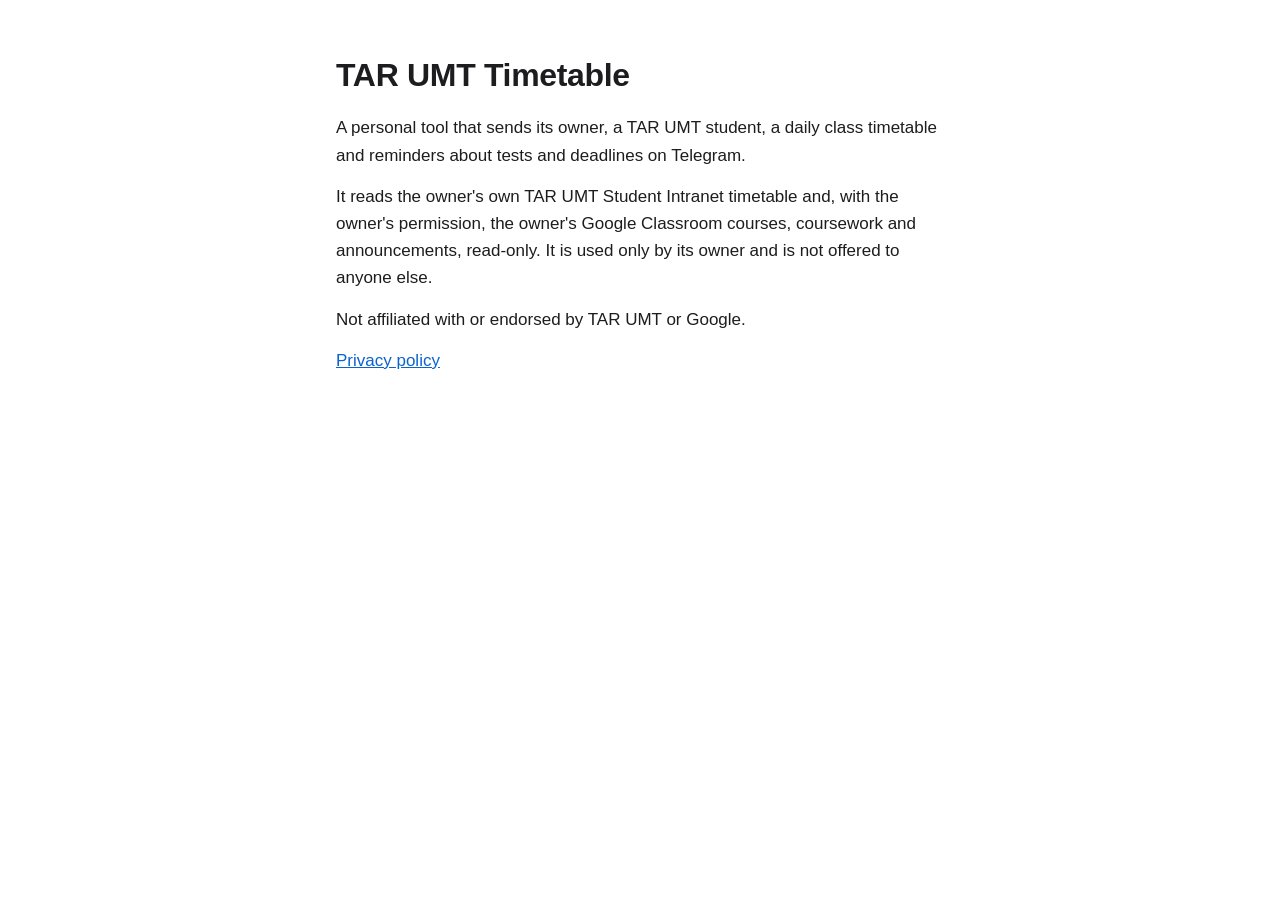
<file: index.html>
<!doctype html>
<html lang="en">
<head>
  <meta charset="utf-8">
  <meta name="viewport" content="width=device-width, initial-scale=1">
  <title>TAR UMT Timetable</title>
  <link rel="stylesheet" href="style.css">
</head>
<body>
  <main>
    <h1>TAR UMT Timetable</h1>
    <p>A personal tool that sends its owner, a TAR UMT student, a daily class timetable and reminders
      about tests and deadlines on Telegram.</p>
    <p>It reads the owner's own TAR UMT Student Intranet timetable and, with the owner's permission,
      the owner's Google Classroom courses, coursework and announcements, read-only. It is used only by
      its owner and is not offered to anyone else.</p>
    <p>Not affiliated with or endorsed by TAR UMT or Google.</p>
    <p><a href="privacy.html">Privacy policy</a></p>
  </main>
</body>
</html>
</file>
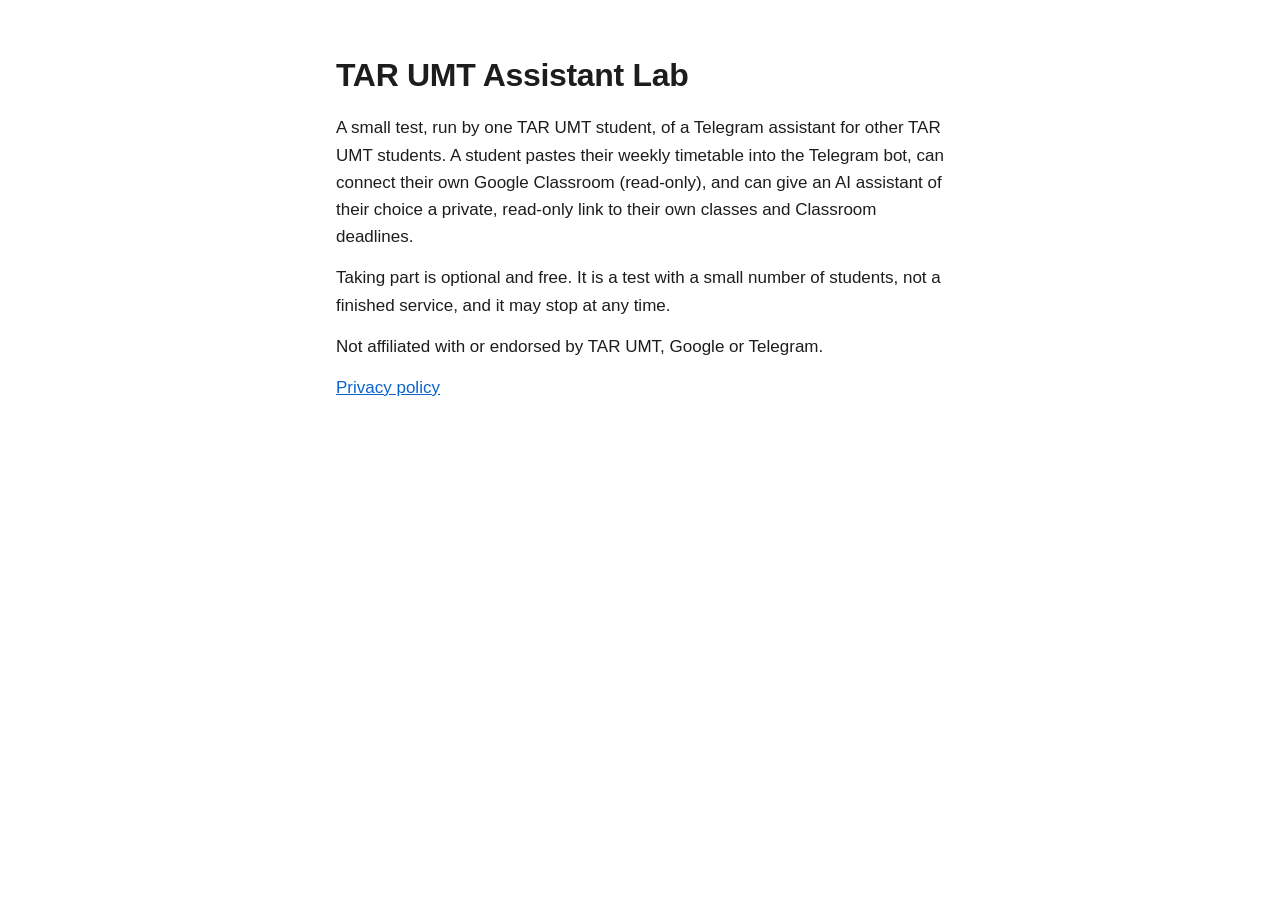
<file: assistant/index.html>
<!doctype html>
<html lang="en">
<head>
  <meta charset="utf-8">
  <meta name="viewport" content="width=device-width, initial-scale=1">
  <title>TAR UMT Assistant Lab</title>
  <link rel="stylesheet" href="../style.css">
</head>
<body>
  <main>
    <h1>TAR UMT Assistant Lab</h1>
    <p>A small test, run by one TAR UMT student, of a Telegram assistant for other TAR UMT students.
      A student pastes their weekly timetable into the Telegram bot, can connect their own Google
      Classroom (read-only), and can give an AI assistant of their choice a private, read-only link to
      their own classes and Classroom deadlines.</p>
    <p>Taking part is optional and free. It is a test with a small number of students, not a finished
      service, and it may stop at any time.</p>
    <p>Not affiliated with or endorsed by TAR UMT, Google or Telegram.</p>
    <p><a href="privacy.html">Privacy policy</a></p>
  </main>
</body>
</html>
</file>
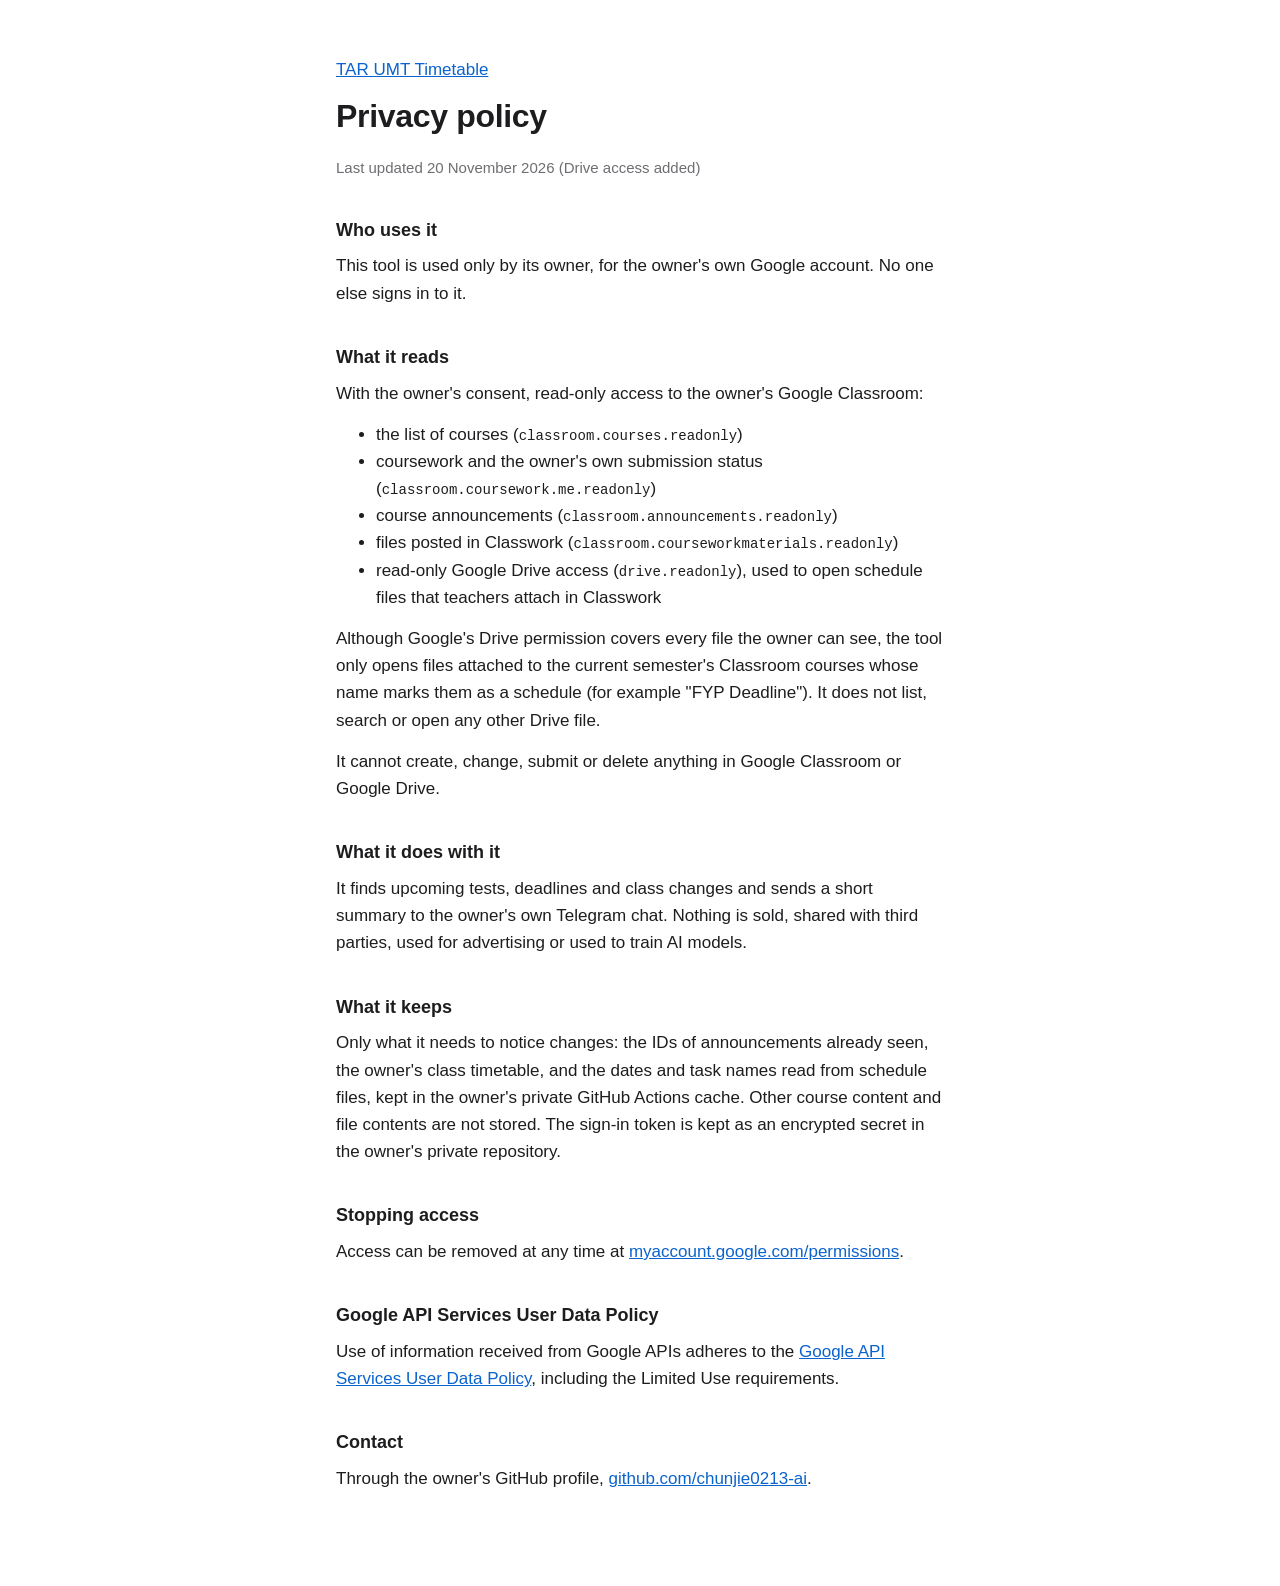
<file: privacy.html>
<!doctype html>
<html lang="en">
<head>
  <meta charset="utf-8">
  <meta name="viewport" content="width=device-width, initial-scale=1">
  <title>Privacy Policy · TAR UMT Timetable</title>
  <link rel="stylesheet" href="style.css">
</head>
<body>
  <main>
    <p><a href="./">TAR UMT Timetable</a></p>
    <h1>Privacy policy</h1>
    <p class="meta">Last updated 20 November 2026 (Drive access added)</p>

    <h2>Who uses it</h2>
    <p>This tool is used only by its owner, for the owner's own Google account. No one else signs in to it.</p>

    <h2>What it reads</h2>
    <p>With the owner's consent, read-only access to the owner's Google Classroom:</p>
    <ul>
      <li>the list of courses (<code>classroom.courses.readonly</code>)</li>
      <li>coursework and the owner's own submission status (<code>classroom.coursework.me.readonly</code>)</li>
      <li>course announcements (<code>classroom.announcements.readonly</code>)</li>
      <li>files posted in Classwork (<code>classroom.courseworkmaterials.readonly</code>)</li>
      <li>read-only Google Drive access (<code>drive.readonly</code>), used to open schedule files that
        teachers attach in Classwork</li>
    </ul>
    <p>Although Google's Drive permission covers every file the owner can see, the tool only opens files
      attached to the current semester's Classroom courses whose name marks them as a schedule
      (for example "FYP Deadline"). It does not list, search or open any other Drive file.</p>
    <p>It cannot create, change, submit or delete anything in Google Classroom or Google Drive.</p>

    <h2>What it does with it</h2>
    <p>It finds upcoming tests, deadlines and class changes and sends a short summary to the owner's own
      Telegram chat. Nothing is sold, shared with third parties, used for advertising or used to train
      AI models.</p>

    <h2>What it keeps</h2>
    <p>Only what it needs to notice changes: the IDs of announcements already seen, the owner's class
      timetable, and the dates and task names read from schedule files, kept in the owner's private
      GitHub Actions cache. Other course content and file contents are not stored. The
      sign-in token is kept as an encrypted secret in the owner's private repository.</p>

    <h2>Stopping access</h2>
    <p>Access can be removed at any time at
      <a href="https://myaccount.google.com/permissions">myaccount.google.com/permissions</a>.</p>

    <h2>Google API Services User Data Policy</h2>
    <p>Use of information received from Google APIs adheres to the
      <a href="https://developers.google.com/terms/api-services-user-data-policy">Google API Services User Data Policy</a>,
      including the Limited Use requirements.</p>

    <h2>Contact</h2>
    <p>Through the owner's GitHub profile, <a href="https://github.com/chunjie0213-ai">github.com/chunjie0213-ai</a>.</p>
  </main>
</body>
</html>
</file>
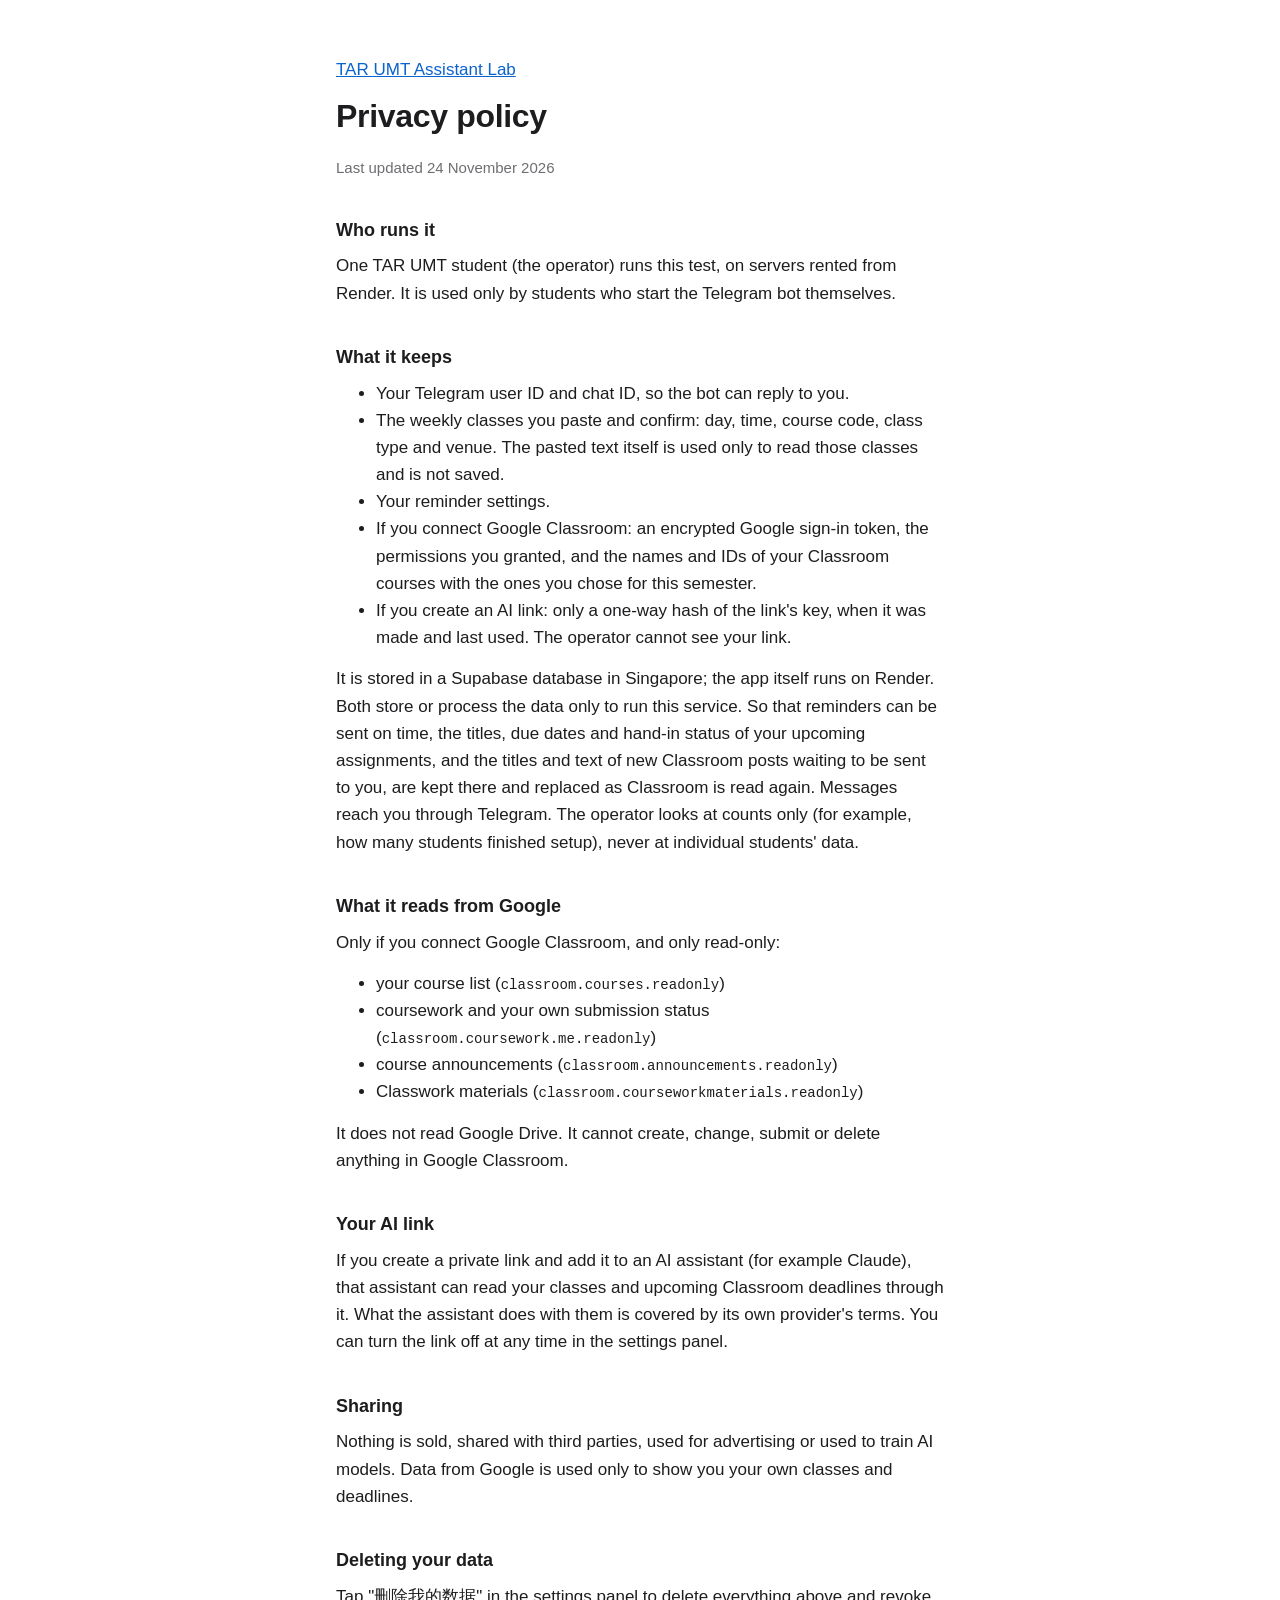
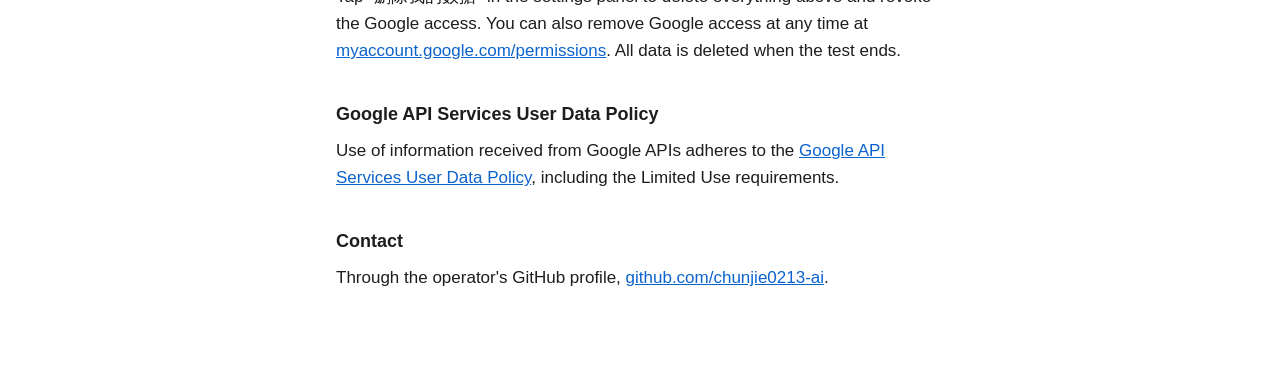
<file: assistant/privacy.html>
<!doctype html>
<html lang="en">
<head>
  <meta charset="utf-8">
  <meta name="viewport" content="width=device-width, initial-scale=1">
  <title>Privacy Policy · TAR UMT Assistant Lab</title>
  <link rel="stylesheet" href="../style.css">
</head>
<body>
  <main>
    <p><a href="./">TAR UMT Assistant Lab</a></p>
    <h1>Privacy policy</h1>
    <p class="meta">Last updated 24 November 2026</p>

    <h2>Who runs it</h2>
    <p>One TAR UMT student (the operator) runs this test, on servers rented from Render. It is used only by
      students who start the Telegram bot themselves.</p>

    <h2>What it keeps</h2>
    <ul>
      <li>Your Telegram user ID and chat ID, so the bot can reply to you.</li>
      <li>The weekly classes you paste and confirm: day, time, course code, class type and venue.
        The pasted text itself is used only to read those classes and is not saved.</li>
      <li>Your reminder settings.</li>
      <li>If you connect Google Classroom: an encrypted Google sign-in token, the permissions you
        granted, and the names and IDs of your Classroom courses with the ones you chose for this
        semester.</li>
      <li>If you create an AI link: only a one-way hash of the link's key, when it was made and last used.
        The operator cannot see your link.</li>
    </ul>
    <p>It is stored in a Supabase database in Singapore; the app itself runs on Render. Both store or process
      the data only to run this service. So that reminders can be sent on time, the titles, due dates and hand-in status
      of your upcoming assignments, and the titles and text of new Classroom posts waiting to be sent to you, are
      kept there and replaced as Classroom is read again. Messages reach you through Telegram. The operator looks at counts only
      (for example, how many students finished setup), never at individual students' data.</p>

    <h2>What it reads from Google</h2>
    <p>Only if you connect Google Classroom, and only read-only:</p>
    <ul>
      <li>your course list (<code>classroom.courses.readonly</code>)</li>
      <li>coursework and your own submission status (<code>classroom.coursework.me.readonly</code>)</li>
      <li>course announcements (<code>classroom.announcements.readonly</code>)</li>
      <li>Classwork materials (<code>classroom.courseworkmaterials.readonly</code>)</li>
    </ul>
    <p>It does not read Google Drive. It cannot create, change, submit or delete anything in Google
      Classroom.</p>

    <h2>Your AI link</h2>
    <p>If you create a private link and add it to an AI assistant (for example Claude), that assistant
      can read your classes and upcoming Classroom deadlines through it. What the assistant does with
      them is covered by its own provider's terms. You can turn the link off at any time in the
      settings panel.</p>

    <h2>Sharing</h2>
    <p>Nothing is sold, shared with third parties, used for advertising or used to train AI models.
      Data from Google is used only to show you your own classes and deadlines.</p>

    <h2>Deleting your data</h2>
    <p>Tap "删除我的数据" in the settings panel to delete everything above and revoke the Google
      access. You can also remove Google access at any time at
      <a href="https://myaccount.google.com/permissions">myaccount.google.com/permissions</a>.
      All data is deleted when the test ends.</p>

    <h2>Google API Services User Data Policy</h2>
    <p>Use of information received from Google APIs adheres to the
      <a href="https://developers.google.com/terms/api-services-user-data-policy">Google API Services User Data Policy</a>,
      including the Limited Use requirements.</p>

    <h2>Contact</h2>
    <p>Through the operator's GitHub profile, <a href="https://github.com/chunjie0213-ai">github.com/chunjie0213-ai</a>.</p>
  </main>
</body>
</html>
</file>
<file: style.css>
:root { color-scheme: light dark; --text: #1d1d1f; --muted: #6e6e73; --bg: #ffffff; --link: #0b63ce; }
@media (prefers-color-scheme: dark) { :root { --text: #f5f5f7; --muted: #a1a1a6; --bg: #111113; --link: #6aa8ff; } }
* { box-sizing: border-box; }
body { margin: 0; background: var(--bg); color: var(--text);
  font: 17px/1.6 -apple-system, BlinkMacSystemFont, "Segoe UI", Roboto, "Helvetica Neue", Arial, sans-serif; }
main { max-width: 640px; margin: 0 auto; padding: 56px 16px 80px; }
h1 { font-size: 32px; line-height: 1.2; margin: 0 0 20px; letter-spacing: -0.01em; }
h2 { font-size: 18px; margin: 36px 0 8px; }
p, ul { margin: 0 0 14px; }
.meta { color: var(--muted); font-size: 15px; }
a { color: var(--link); }
code { font-size: 14px; }
</file>
